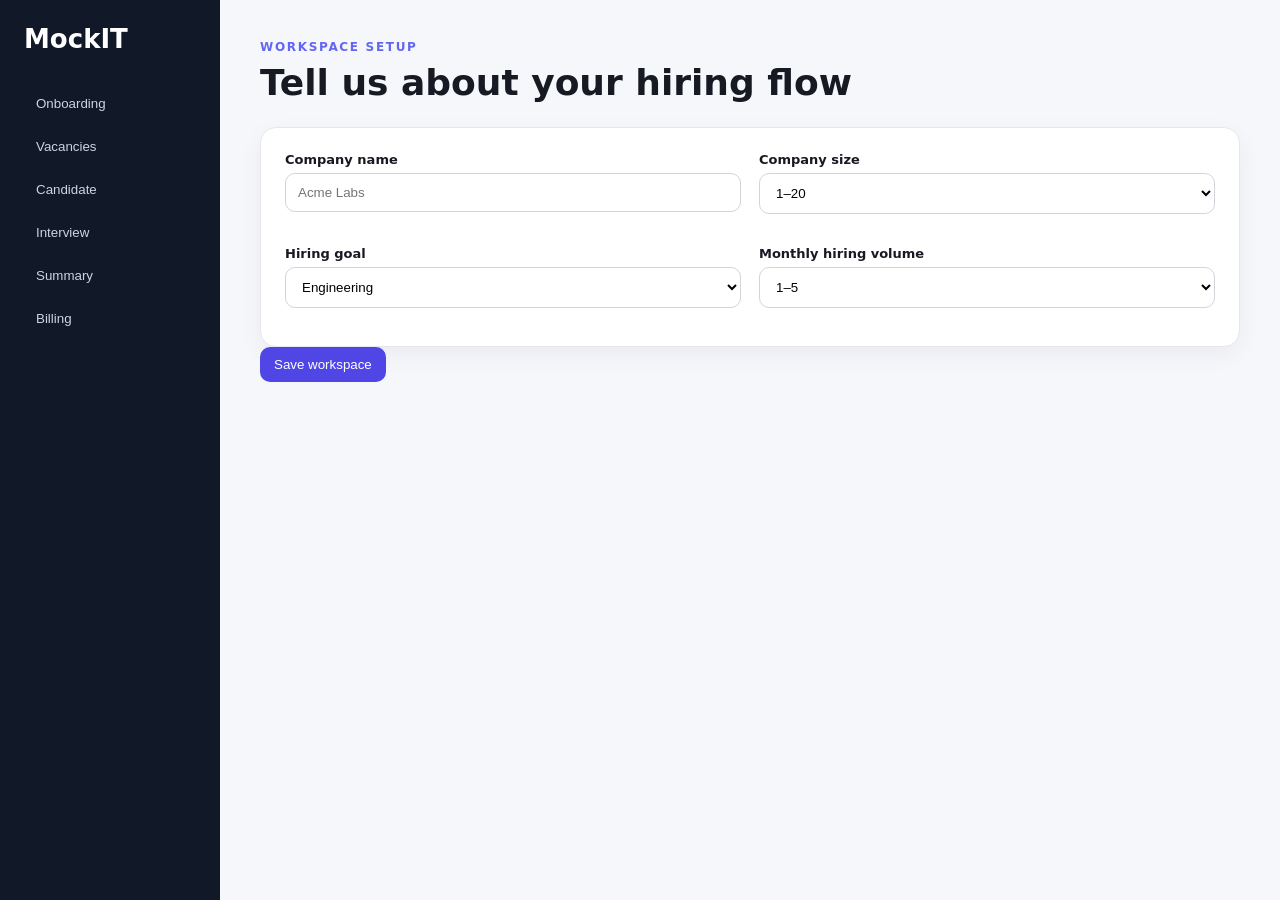
<file: apps/mockit/index.html>
<!doctype html>
<html lang="en">
<head>
  <meta charset="UTF-8" />
  <meta name="viewport" content="width=device-width, initial-scale=1.0" />
  <title>MockIT — Recruiter Workflow Demo</title>
  <link rel="stylesheet" href="styles.css" />
</head>
<body>
  <aside class="sidebar">
    <div class="brand">MockIT</div>
    <button data-screen="onboarding">Onboarding</button>
    <button data-screen="vacancies">Vacancies</button>
    <button data-screen="candidate">Candidate</button>
    <button data-screen="interview">Interview</button>
    <button data-screen="summary">Summary</button>
    <button data-screen="billing">Billing</button>
  </aside>

  <main class="main">
    <section id="onboarding" class="screen active">
      <div class="eyebrow">Workspace setup</div>
      <h1>Tell us about your hiring flow</h1>
      <div class="card grid2">
        <label>Company name<input id="companyName" placeholder="Acme Labs" /></label>
        <label>Company size<select id="companySize"><option>1–20</option><option>21–100</option><option>101–500</option><option>500+</option></select></label>
        <label>Hiring goal<select id="hiringGoal"><option>Engineering</option><option>Product</option><option>Sales</option><option>Operations</option></select></label>
        <label>Monthly hiring volume<select id="hiringVolume"><option>1–5</option><option>6–20</option><option>21–50</option><option>50+</option></select></label>
      </div>
      <button id="saveOnboarding" class="primary">Save workspace</button>
      <p id="onboardingStatus" class="muted"></p>
    </section>

    <section id="vacancies" class="screen">
      <div class="eyebrow">Recruiting workspace</div>
      <h1>Vacancies</h1>
      <input id="vacancySearch" class="search" placeholder="Search vacancies..." />
      <div id="vacancyList" class="cards"></div>
    </section>

    <section id="candidate" class="screen">
      <div class="eyebrow">Candidate review</div>
      <h1 id="candidateName">Candidate</h1>
      <div class="grid2">
        <div class="card">
          <h3>Resume analysis</h3>
          <div class="score"><span id="resumeScore">82</span>/100</div>
          <p id="candidateRole" class="muted"></p>
          <ul>
            <li>Strong technical match</li>
            <li>Relevant project experience</li>
            <li>Communication evidence detected</li>
          </ul>
        </div>
        <div class="card">
          <h3>Suggested interview focus</h3>
          <p>Architecture decisions, debugging approach, collaboration, and ownership.</p>
          <button class="primary" data-screen="interview">Start live interview</button>
        </div>
      </div>
    </section>

    <section id="interview" class="screen">
      <div class="eyebrow">Live interview workspace</div>
      <h1>Structured interview</h1>
      <div class="card">
        <label>Question
          <select id="questionSelect">
            <option>Tell me about a difficult bug you solved.</option>
            <option>How do you design a reliable API?</option>
            <option>Describe a project where you owned the result.</option>
          </select>
        </label>
        <label>Candidate response<textarea id="interviewResponse" rows="8" placeholder="Type notes or the candidate response..."></textarea></label>
        <div class="score-row"><span>Demo score</span><strong id="interviewScore">0/100</strong></div>
        <button id="scoreResponse" class="primary">Update score</button>
      </div>
    </section>

    <section id="summary" class="screen">
      <div class="eyebrow">Decision support</div>
      <h1>Interview summary</h1>
      <div class="card">
        <div class="score"><span id="finalScore">0</span>/100</div>
        <h3>Recommendation</h3>
        <p id="recommendation">Complete the interview to generate the demo recommendation.</p>
        <p class="muted">This score is deterministic demo logic, not real AI analysis.</p>
      </div>
    </section>

    <section id="billing" class="screen">
      <div class="eyebrow">Usage & billing demo</div>
      <h1>Billing</h1>
      <div class="grid2">
        <div class="card"><h3>Current plan</h3><p>Starter</p><strong>$29 / month</strong></div>
        <div class="card"><h3>Interviews this month</h3><div class="score"><span id="usageCount">12</span></div><button id="addUsage">Simulate interview</button></div>
      </div>
    </section>
  </main>

  <script src="app.js"></script>
</body>
</html>
</file>
<file: apps/mockit/styles.css>
*{box-sizing:border-box}body{margin:0;font-family:Inter,system-ui,Arial,sans-serif;background:#f6f7fb;color:#171923}.sidebar{position:fixed;inset:0 auto 0 0;width:220px;background:#111827;color:#fff;padding:24px;display:flex;flex-direction:column;gap:8px}.brand{font-size:26px;font-weight:800;margin-bottom:24px}.sidebar button{border:0;background:transparent;color:#cbd5e1;text-align:left;padding:10px 12px;border-radius:9px;cursor:pointer}.sidebar button:hover{background:#1f2937;color:#fff}.main{margin-left:220px;padding:40px;max-width:1200px}.screen{display:none}.screen.active{display:block}.eyebrow{text-transform:uppercase;letter-spacing:.14em;font-size:12px;color:#6366f1;font-weight:700}.card{background:#fff;border:1px solid #e5e7eb;border-radius:16px;padding:24px;box-shadow:0 8px 24px rgba(15,23,42,.05)}.grid2{display:grid;grid-template-columns:1fr 1fr;gap:18px}.cards{display:grid;gap:14px;margin-top:18px}.vacancy{display:flex;justify-content:space-between;align-items:center}.vacancy button,.primary,#addUsage{border:0;border-radius:10px;padding:10px 14px;background:#4f46e5;color:#fff;cursor:pointer}.search,input,select,textarea{width:100%;padding:11px 12px;border:1px solid #d1d5db;border-radius:10px;background:#fff;margin-top:6px}label{display:block;font-size:13px;font-weight:600;margin-bottom:14px}.muted{color:#6b7280}.score{font-size:42px;font-weight:800;margin:10px 0}.score-row{display:flex;justify-content:space-between;align-items:center;margin:12px 0}.score-row strong{font-size:24px}h1{font-size:36px;margin:8px 0 24px}h3{margin-top:0}@media(max-width:760px){.sidebar{position:static;width:auto;flex-direction:row;overflow:auto}.main{margin-left:0;padding:24px}.grid2{grid-template-columns:1fr}}
</file>
